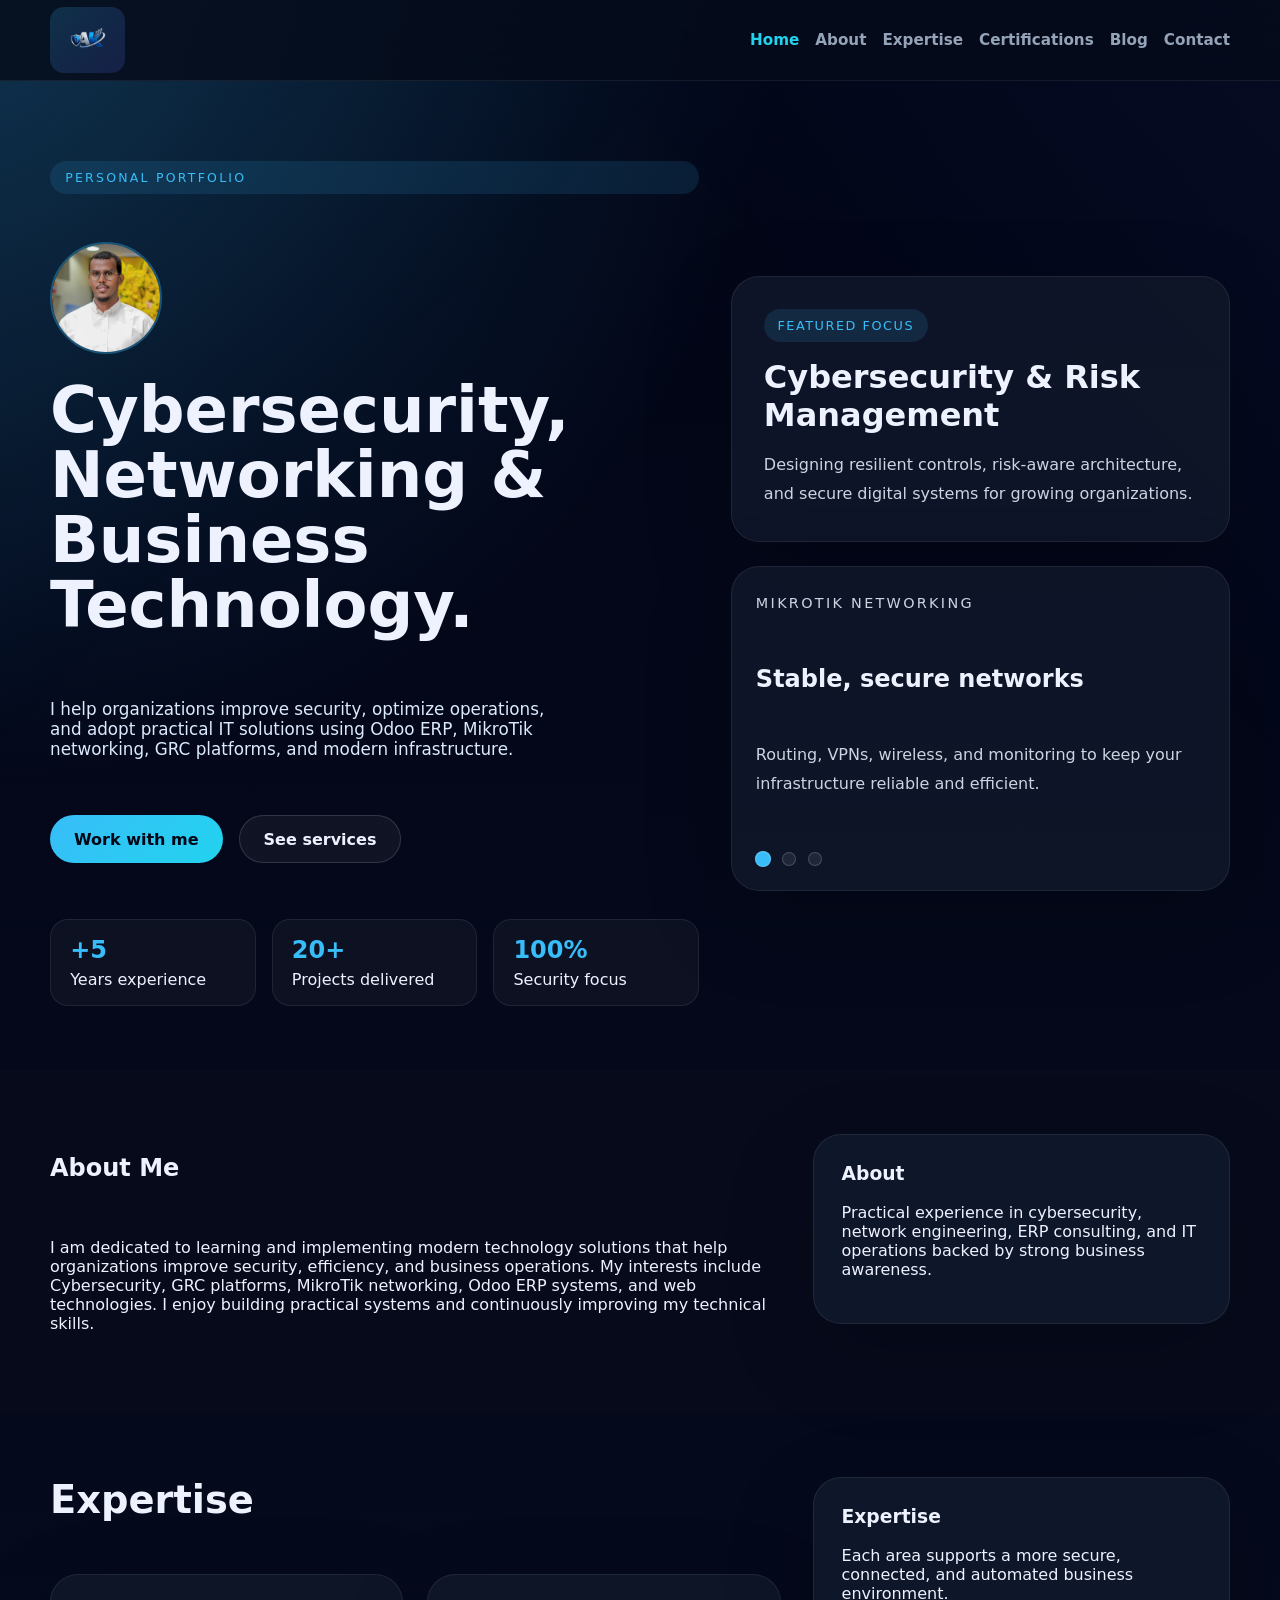
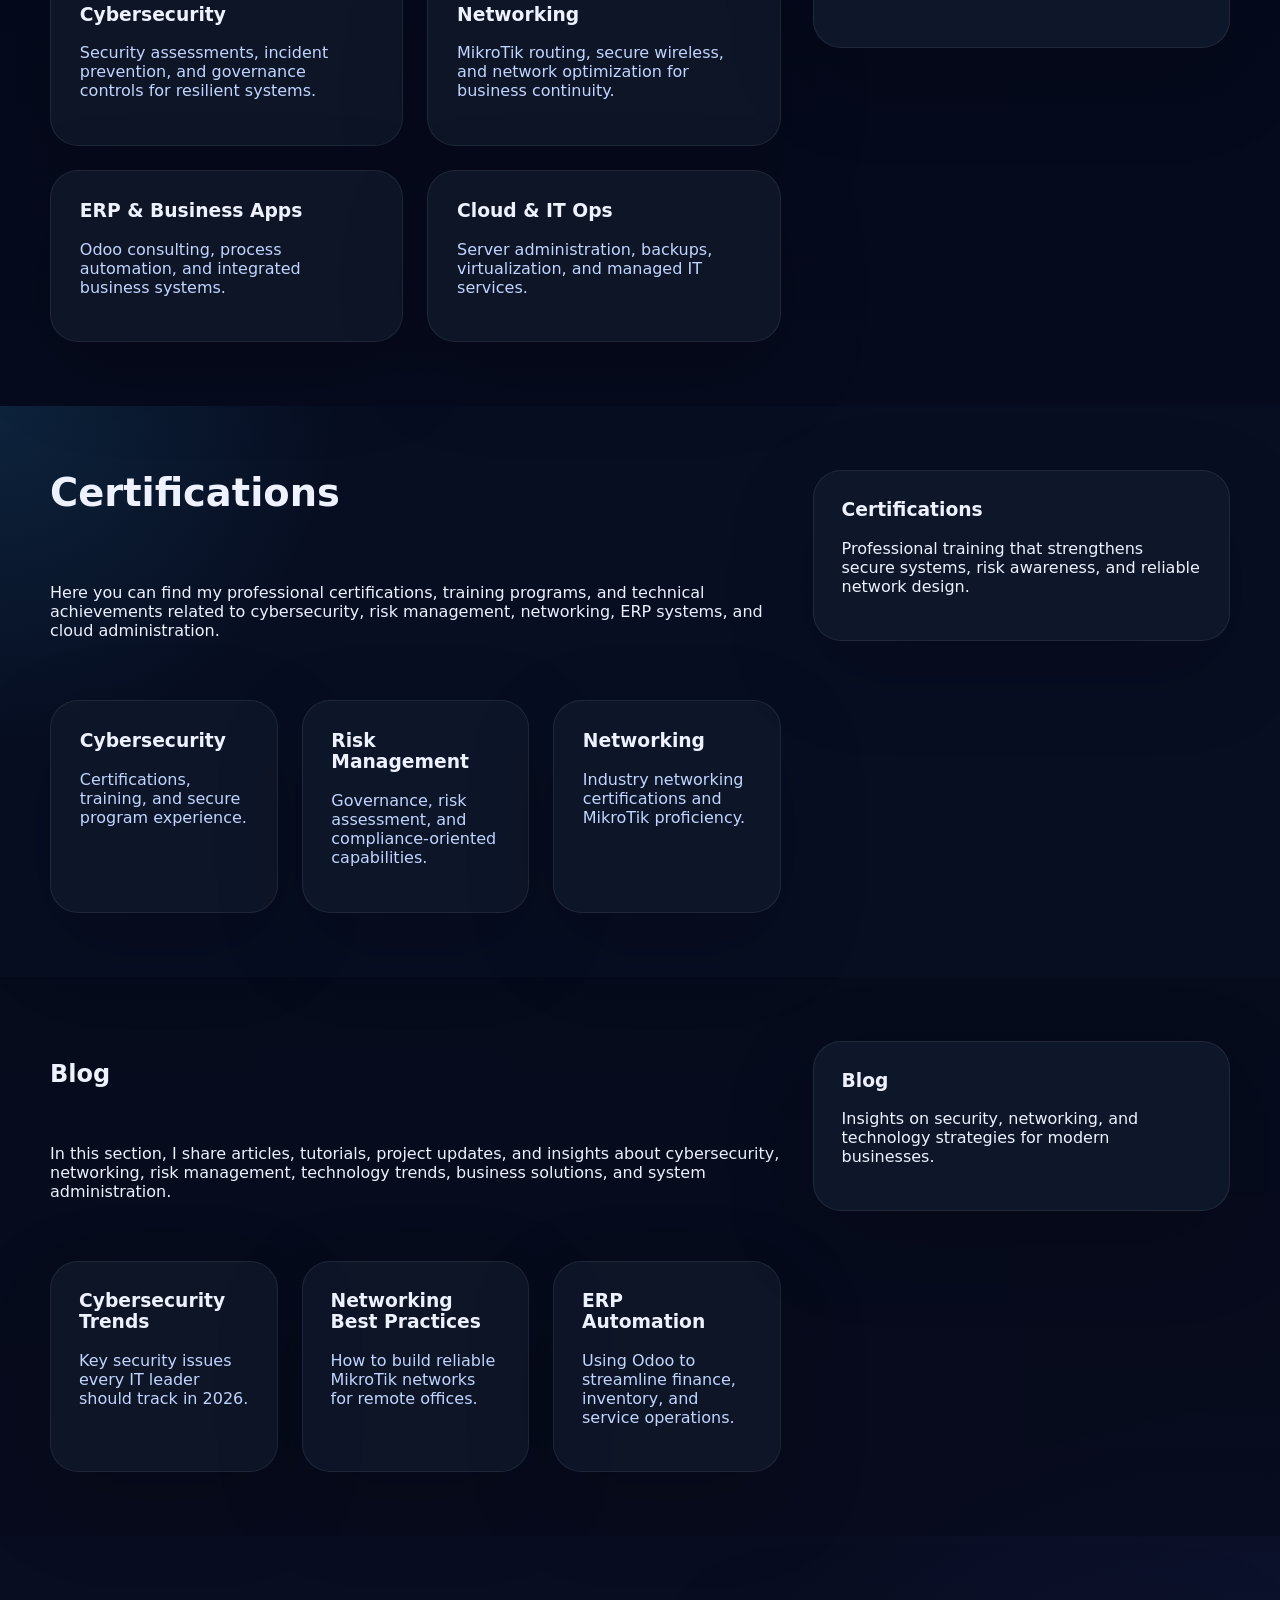
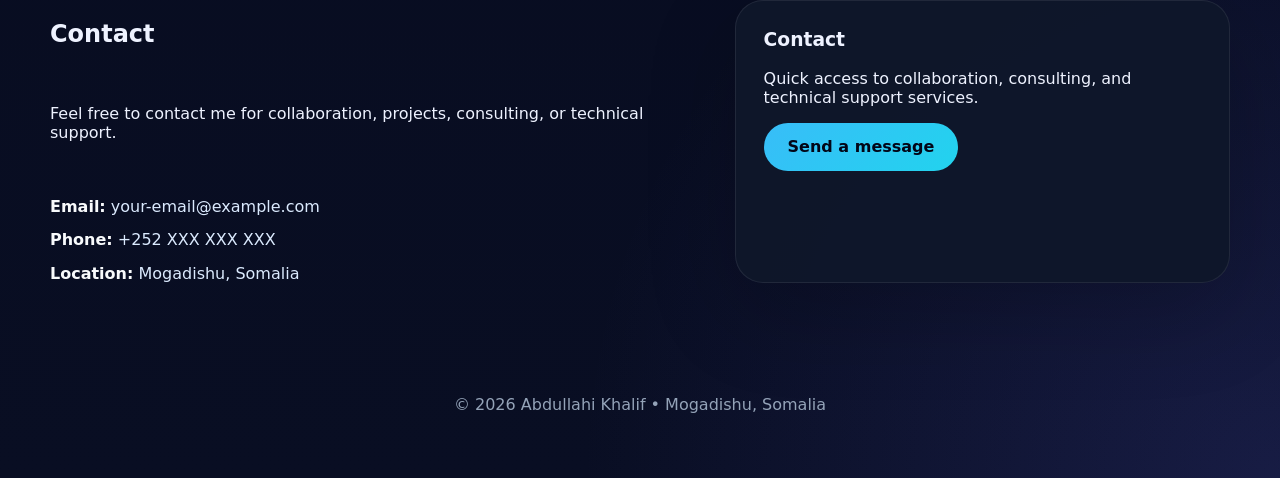
<file: index.html>
<!DOCTYPE html>
<html lang="en">
<head>
  <meta charset="UTF-8" />
  <meta name="viewport" content="width=device-width, initial-scale=1.0" />
  <title>Abdullahi Khalif | Cybersecurity & Business Technology</title>
  <link rel="stylesheet" href="styles.css" />
</head>
<body>
  <div class="page-shell">
    <div data-include="partials/header.html"></div>

    <main>
      <section id="home" class="hero-section">
        <div class="container hero-grid">
          <div class="hero-copy">
            <span class="eyebrow">Personal Portfolio</span>
            <div class="hero-avatar">
              <img src="assets/profile.jpg" alt="Abdullahi Khalif" onerror="this.style.display='none'; this.parentElement.classList.add('avatar-missing');" />
              <div class="avatar-fallback">AK</div>
            </div>
            <h1>Cybersecurity, Networking & Business Technology.</h1>
            <p>I help organizations improve security, optimize operations, and adopt practical IT solutions using Odoo ERP, MikroTik networking, GRC platforms, and modern infrastructure.</p>
            <div class="hero-actions">
              <a href="contact.html" class="btn btn-primary">Work with me</a>
              <a href="about.html" class="btn btn-secondary">See services</a>
            </div>
            <div class="hero-stats">
              <div><span>+5</span> Years experience</div>
              <div><span>20+</span> Projects delivered</div>
              <div><span>100%</span> Security focus</div>
            </div>
          </div>

          <div class="hero-showcase">
            <div class="showcase-card">
              <div class="showcase-tag">Featured focus</div>
              <h2>Cybersecurity & Risk Management</h2>
              <p>Designing resilient controls, risk-aware architecture, and secure digital systems for growing organizations.</p>
            </div>
            <div class="slide-panel">
              <div class="slider" id="slider">
                <article class="slide active" data-index="0">
                  <p class="slide-label">MikroTik Networking</p>
                  <h3>Stable, secure networks</h3>
                  <p>Routing, VPNs, wireless, and monitoring to keep your infrastructure reliable and efficient.</p>
                </article>
                <article class="slide" data-index="1">
                  <p class="slide-label">Odoo ERP Systems</p>
                  <h3>Business process automation</h3>
                  <p>ERP design and implementation that connect finance, inventory, and service operations.</p>
                </article>
                <article class="slide" data-index="2">
                  <p class="slide-label">Cloud & IT Administration</p>
                  <h3>Supportive IT operations</h3>
                  <p>System administration, cloud services, and managed support for modern business needs.</p>
                </article>
              </div>
              <div class="slider-nav" id="sliderNav"></div>
            </div>
          </div>
        </div>
      </section>

      <section id="about" class="section section-panel">
        <div class="container section-grid">
          <div class="section-main">
            <h2>About Me</h2>
            <p>I am dedicated to learning and implementing modern technology solutions that help organizations improve security, efficiency, and business operations. My interests include Cybersecurity, GRC platforms, MikroTik networking, Odoo ERP systems, and web technologies. I enjoy building practical systems and continuously improving my technical skills.</p>
          </div>
          <aside class="section-side">
            <div class="section-side-card">
              <h3>About</h3>
              <p>Practical experience in cybersecurity, network engineering, ERP consulting, and IT operations backed by strong business awareness.</p>
            </div>
          </aside>
        </div>
      </section>

      <section id="expertise" class="section services-section">
        <div class="container section-grid">
          <div class="section-main">
            <h2>Expertise</h2>
            <div class="services-grid">
              <div class="service-card">
                <h3>Cybersecurity</h3>
                <p>Security assessments, incident prevention, and governance controls for resilient systems.</p>
              </div>
              <div class="service-card">
                <h3>Networking</h3>
                <p>MikroTik routing, secure wireless, and network optimization for business continuity.</p>
              </div>
              <div class="service-card">
                <h3>ERP & Business Apps</h3>
                <p>Odoo consulting, process automation, and integrated business systems.</p>
              </div>
              <div class="service-card">
                <h3>Cloud & IT Ops</h3>
                <p>Server administration, backups, virtualization, and managed IT services.</p>
              </div>
            </div>
          </div>
          <aside class="section-side">
            <div class="section-side-card">
              <h3>Expertise</h3>
              <p>Each area supports a more secure, connected, and automated business environment.</p>
            </div>
          </aside>
        </div>
      </section>

      <section id="certifications" class="section section-alt">
        <div class="container section-grid">
          <div class="section-main">
            <h2>Certifications</h2>
            <p>Here you can find my professional certifications, training programs, and technical achievements related to cybersecurity, risk management, networking, ERP systems, and cloud administration.</p>
            <div class="cert-grid">
              <div class="cert-card">
                <h3>Cybersecurity</h3>
                <p>Certifications, training, and secure program experience.</p>
              </div>
              <div class="cert-card">
                <h3>Risk Management</h3>
                <p>Governance, risk assessment, and compliance-oriented capabilities.</p>
              </div>
              <div class="cert-card">
                <h3>Networking</h3>
                <p>Industry networking certifications and MikroTik proficiency.</p>
              </div>
            </div>
          </div>
          <aside class="section-side">
            <div class="section-side-card">
              <h3>Certifications</h3>
              <p>Professional training that strengthens secure systems, risk awareness, and reliable network design.</p>
            </div>
          </aside>
        </div>
      </section>

      <section id="blog" class="section section-panel">
        <div class="container section-grid">
          <div class="section-main">
            <h2>Blog</h2>
            <p>In this section, I share articles, tutorials, project updates, and insights about cybersecurity, networking, risk management, technology trends, business solutions, and system administration.</p>
            <div class="blog-grid">
              <article class="blog-card">
                <h3>Cybersecurity Trends</h3>
                <p>Key security issues every IT leader should track in 2026.</p>
              </article>
              <article class="blog-card">
                <h3>Networking Best Practices</h3>
                <p>How to build reliable MikroTik networks for remote offices.</p>
              </article>
              <article class="blog-card">
                <h3>ERP Automation</h3>
                <p>Using Odoo to streamline finance, inventory, and service operations.</p>
              </article>
            </div>
          </div>
          <aside class="section-side">
            <div class="section-side-card">
              <h3>Blog</h3>
              <p>Insights on security, networking, and technology strategies for modern businesses.</p>
            </div>
          </aside>
        </div>
      </section>

      <section id="contact" class="section contact-section">
        <div class="container section-grid contact-grid">
          <div class="section-main">
            <h2>Contact</h2>
            <p>Feel free to contact me for collaboration, projects, consulting, or technical support.</p>
            <ul class="contact-list">
              <li><strong>Email:</strong> <a href="mailto:your-email@example.com">your-email@example.com</a></li>
              <li><strong>Phone:</strong> +252 XXX XXX XXX</li>
              <li><strong>Location:</strong> Mogadishu, Somalia</li>
            </ul>
          </div>
          <aside class="section-side">
            <div class="section-side-card">
              <h3>Contact</h3>
              <p>Quick access to collaboration, consulting, and technical support services.</p>
              <a href="mailto:your-email@example.com" class="btn btn-primary">Send a message</a>
            </div>
          </aside>
        </div>
      </section>
    </main>

    <div data-include="partials/footer.html"></div>
  </div>
  <script src="include.js"></script>
  <script src="script.js"></script>
</body>
</html>
</file>
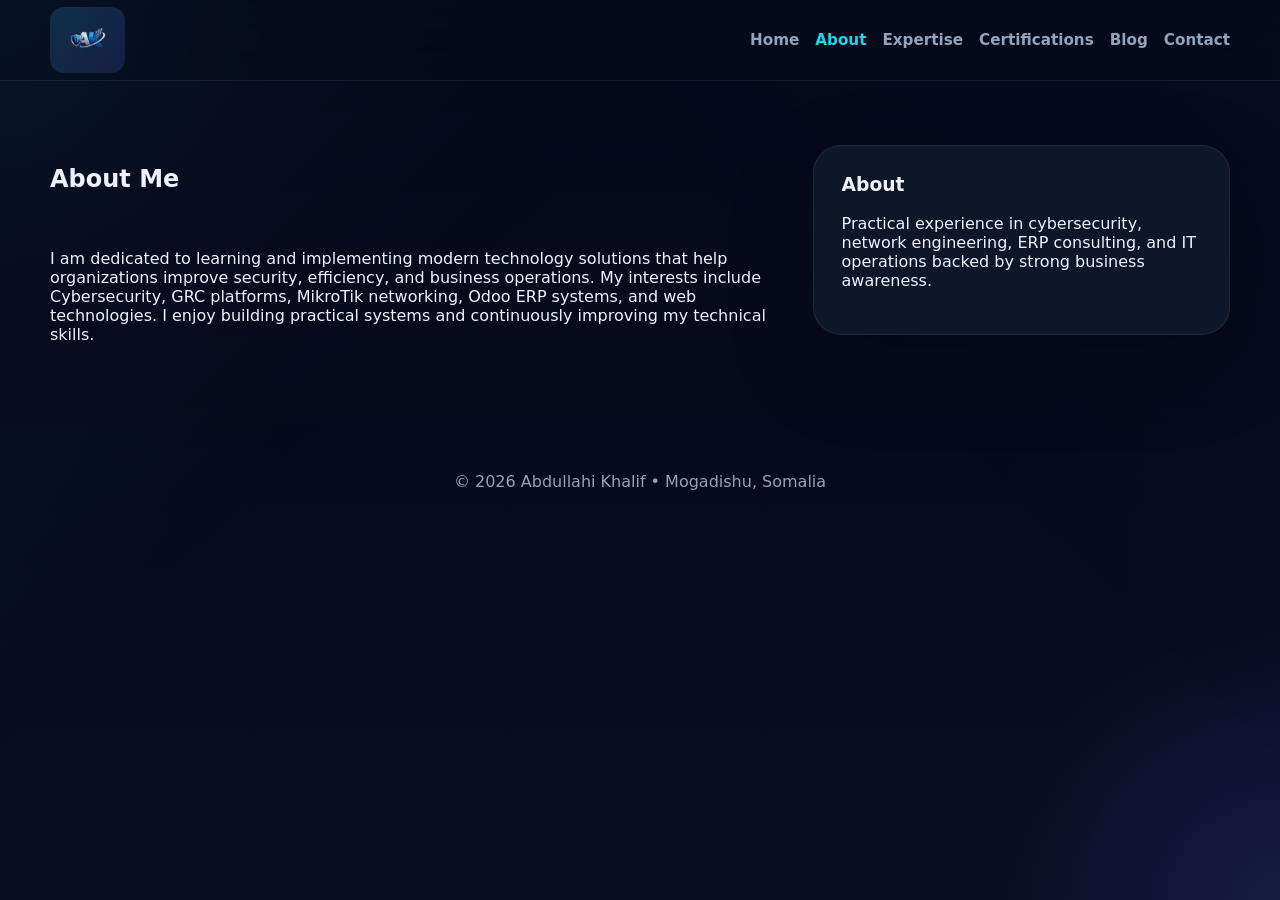
<file: about.html>
<!DOCTYPE html>
<html lang="en">
<head>
  <meta charset="UTF-8" />
  <meta name="viewport" content="width=device-width, initial-scale=1.0" />
  <title>About — Abdullahi Khalif</title>
  <link rel="stylesheet" href="styles.css" />
</head>
<body>
  <div class="page-shell">
    <div data-include="partials/header.html"></div>

    <main>
      <section class="section section-panel">
        <div class="container section-grid">
          <div class="section-main">
            <h2>About Me</h2>
            <p>I am dedicated to learning and implementing modern technology solutions that help organizations improve security, efficiency, and business operations. My interests include Cybersecurity, GRC platforms, MikroTik networking, Odoo ERP systems, and web technologies. I enjoy building practical systems and continuously improving my technical skills.</p>
          </div>
          <aside class="section-side">
            <div class="section-side-card">
              <h3>About</h3>
              <p>Practical experience in cybersecurity, network engineering, ERP consulting, and IT operations backed by strong business awareness.</p>
            </div>
          </aside>
        </div>
      </section>
    </main>

    <div data-include="partials/footer.html"></div>
  </div>
  <script src="include.js"></script>
</body>
</html>
</file>
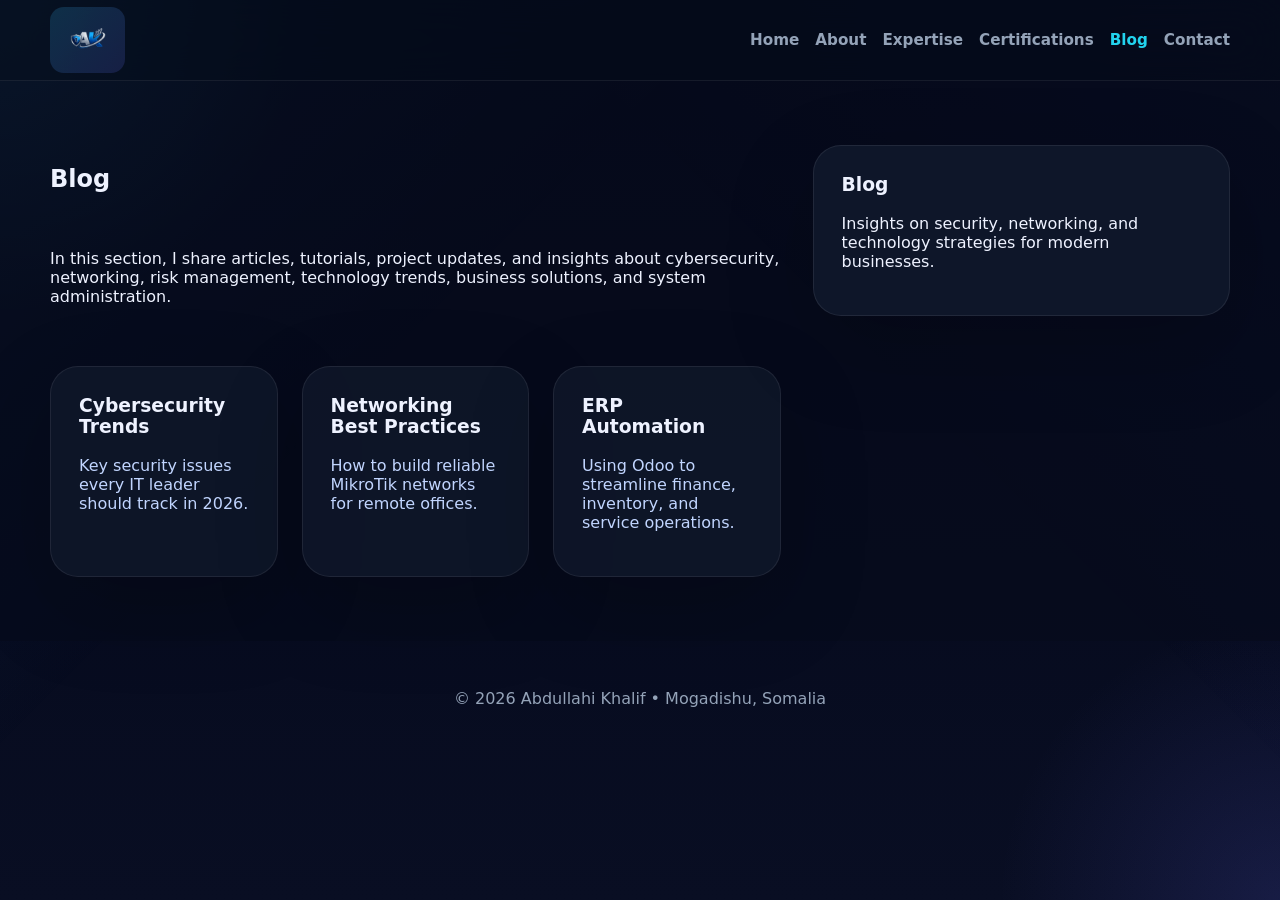
<file: blog.html>
<!DOCTYPE html>
<html lang="en">
<head>
  <meta charset="UTF-8" />
  <meta name="viewport" content="width=device-width, initial-scale=1.0" />
  <title>Blog — Abdullahi Khalif</title>
  <link rel="stylesheet" href="styles.css" />
</head>
<body>
  <div class="page-shell">
    <div data-include="partials/header.html"></div>

    <main>
      <section class="section section-panel">
        <div class="container section-grid">
          <div class="section-main">
            <h2>Blog</h2>
            <p>In this section, I share articles, tutorials, project updates, and insights about cybersecurity, networking, risk management, technology trends, business solutions, and system administration.</p>
            <div class="blog-grid">
              <article class="blog-card">
                <h3>Cybersecurity Trends</h3>
                <p>Key security issues every IT leader should track in 2026.</p>
              </article>
              <article class="blog-card">
                <h3>Networking Best Practices</h3>
                <p>How to build reliable MikroTik networks for remote offices.</p>
              </article>
              <article class="blog-card">
                <h3>ERP Automation</h3>
                <p>Using Odoo to streamline finance, inventory, and service operations.</p>
              </article>
            </div>
          </div>
          <aside class="section-side">
            <div class="section-side-card">
              <h3>Blog</h3>
              <p>Insights on security, networking, and technology strategies for modern businesses.</p>
            </div>
          </aside>
        </div>
      </section>
    </main>

    <div data-include="partials/footer.html"></div>
  </div>
  <script src="include.js"></script>
</body>
</html>
</file>
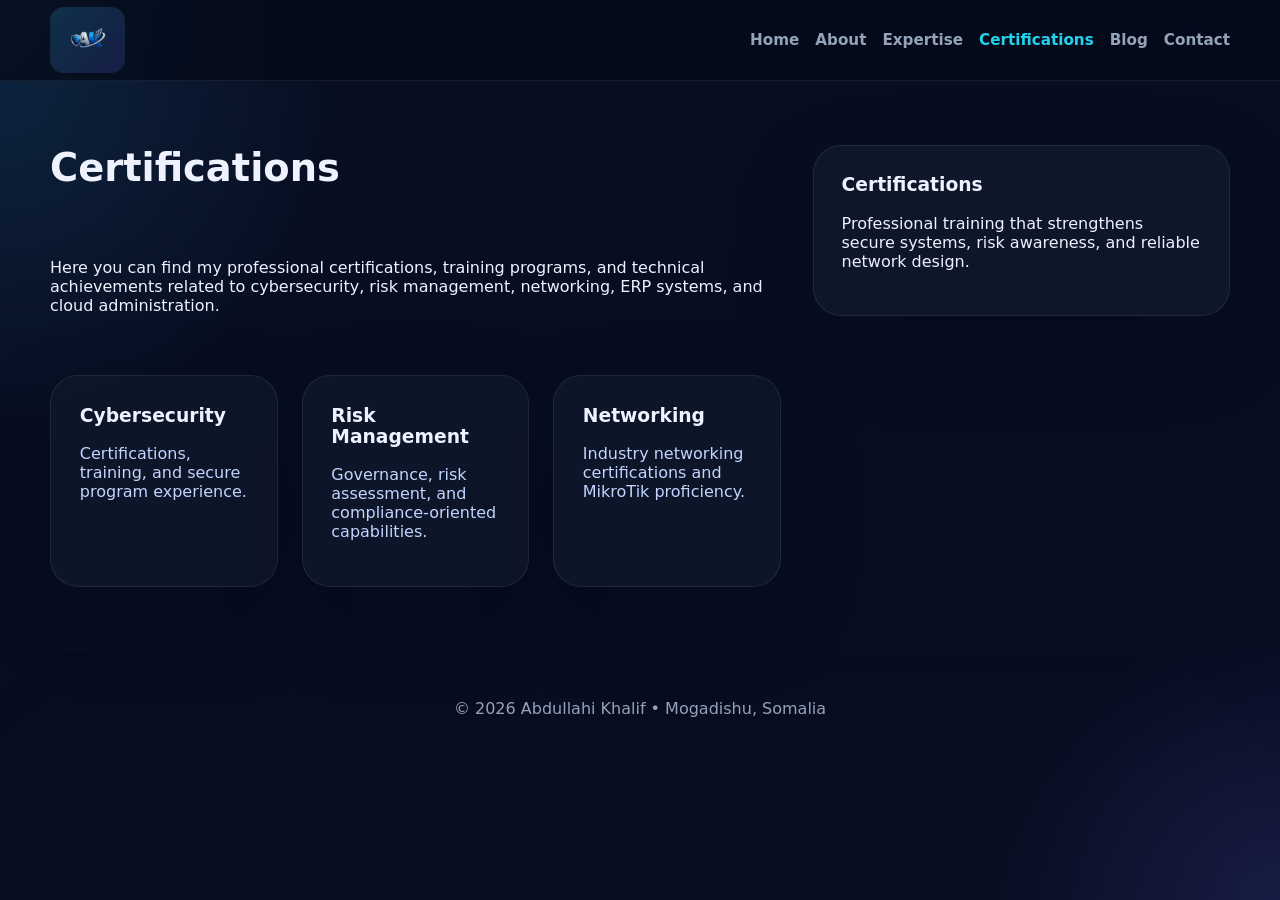
<file: certifications.html>
<!DOCTYPE html>
<html lang="en">
<head>
  <meta charset="UTF-8" />
  <meta name="viewport" content="width=device-width, initial-scale=1.0" />
  <title>Certifications — Abdullahi Khalif</title>
  <link rel="stylesheet" href="styles.css" />
</head>
<body>
  <div class="page-shell">
    <div data-include="partials/header.html"></div>

    <main>
      <section class="section section-alt">
        <div class="container section-grid">
          <div class="section-main">
            <h2>Certifications</h2>
            <p>Here you can find my professional certifications, training programs, and technical achievements related to cybersecurity, risk management, networking, ERP systems, and cloud administration.</p>
            <div class="cert-grid">
              <div class="cert-card">
                <h3>Cybersecurity</h3>
                <p>Certifications, training, and secure program experience.</p>
              </div>
              <div class="cert-card">
                <h3>Risk Management</h3>
                <p>Governance, risk assessment, and compliance-oriented capabilities.</p>
              </div>
              <div class="cert-card">
                <h3>Networking</h3>
                <p>Industry networking certifications and MikroTik proficiency.</p>
              </div>
            </div>
          </div>
          <aside class="section-side">
            <div class="section-side-card">
              <h3>Certifications</h3>
              <p>Professional training that strengthens secure systems, risk awareness, and reliable network design.</p>
            </div>
          </aside>
        </div>
      </section>
    </main>

    <div data-include="partials/footer.html"></div>
  </div>
  <script src="include.js"></script>
</body>
</html>
</file>
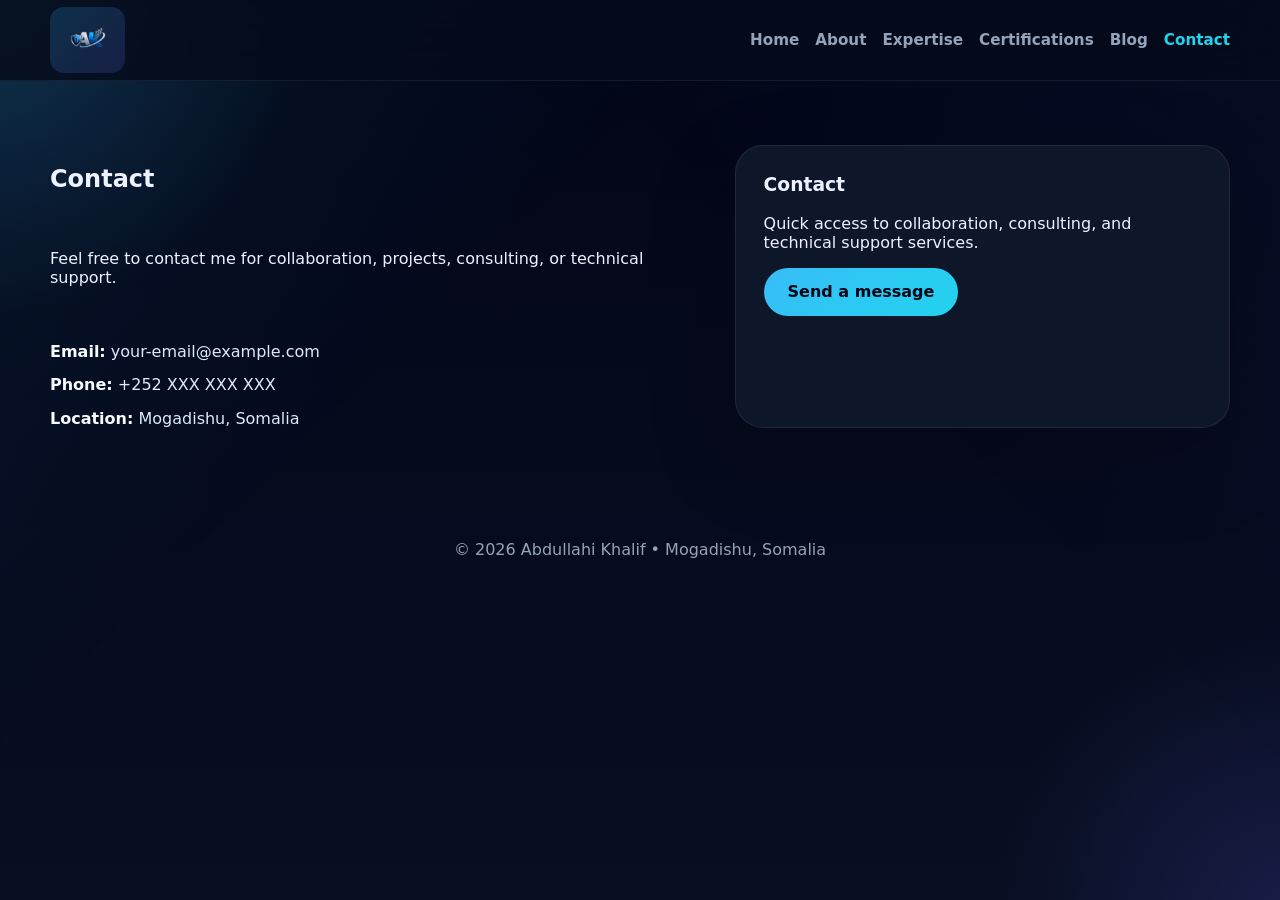
<file: contact.html>
<!DOCTYPE html>
<html lang="en">
<head>
  <meta charset="UTF-8" />
  <meta name="viewport" content="width=device-width, initial-scale=1.0" />
  <title>Contact — Abdullahi Khalif</title>
  <link rel="stylesheet" href="styles.css" />
</head>
<body>
  <div class="page-shell">
    <div data-include="partials/header.html"></div>

    <main>
      <section class="section contact-section">
        <div class="container section-grid contact-grid">
          <div class="section-main">
            <h2>Contact</h2>
            <p>Feel free to contact me for collaboration, projects, consulting, or technical support.</p>
            <ul class="contact-list">
              <li><strong>Email:</strong> <a href="mailto:your-email@example.com">your-email@example.com</a></li>
              <li><strong>Phone:</strong> +252 XXX XXX XXX</li>
              <li><strong>Location:</strong> Mogadishu, Somalia</li>
            </ul>
          </div>
          <aside class="section-side">
            <div class="section-side-card">
              <h3>Contact</h3>
              <p>Quick access to collaboration, consulting, and technical support services.</p>
              <a href="mailto:your-email@example.com" class="btn btn-primary">Send a message</a>
            </div>
          </aside>
        </div>
      </section>
    </main>

    <div data-include="partials/footer.html"></div>
  </div>
  <script src="include.js"></script>
</body>
</html>
</file>
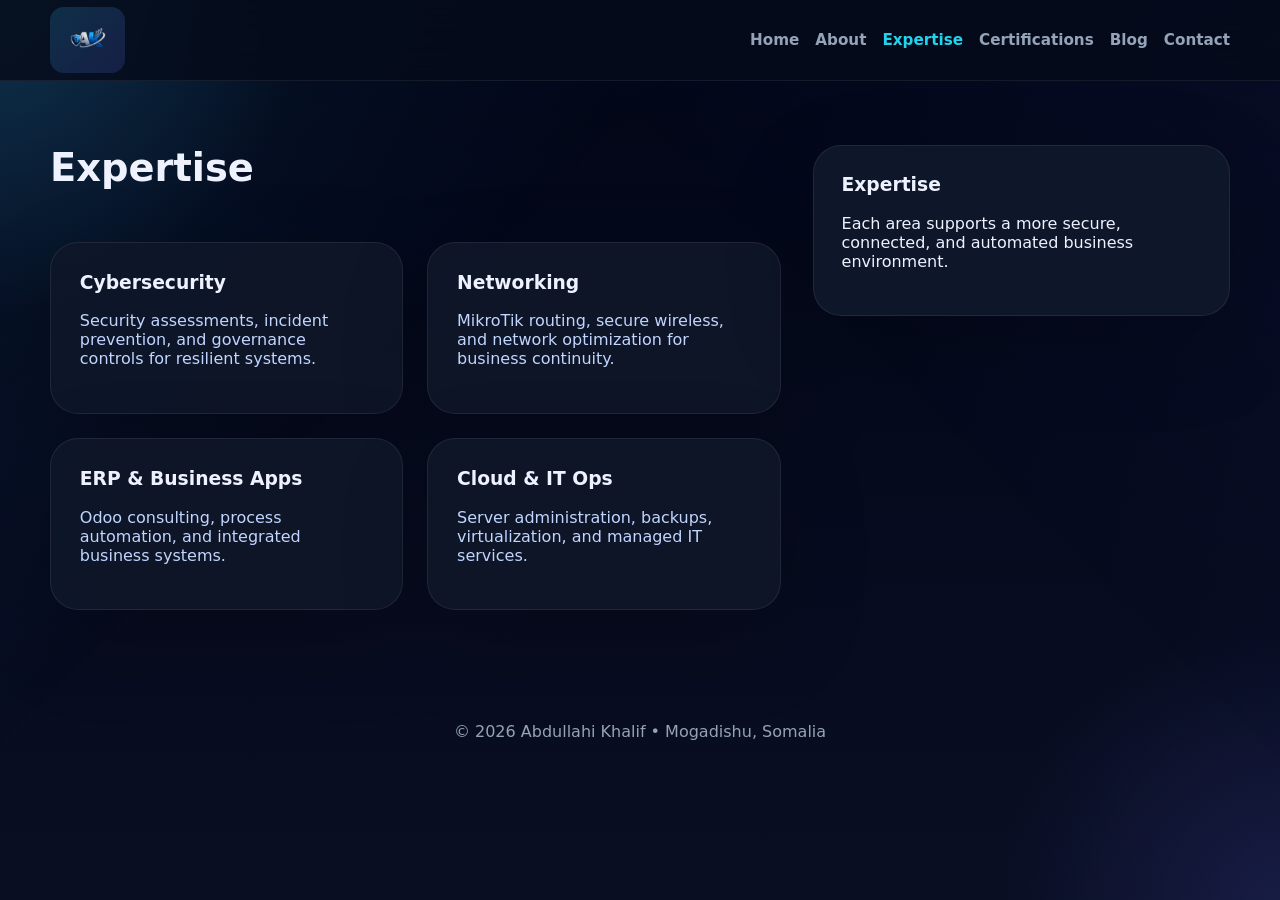
<file: expertise.html>
<!DOCTYPE html>
<html lang="en">
<head>
  <meta charset="UTF-8" />
  <meta name="viewport" content="width=device-width, initial-scale=1.0" />
  <title>Expertise — Abdullahi Khalif</title>
  <link rel="stylesheet" href="styles.css" />
</head>
<body>
  <div class="page-shell">
    <div data-include="partials/header.html"></div>

    <main>
      <section class="section services-section">
        <div class="container section-grid">
          <div class="section-main">
            <h2>Expertise</h2>
            <div class="services-grid">
              <div class="service-card">
                <h3>Cybersecurity</h3>
                <p>Security assessments, incident prevention, and governance controls for resilient systems.</p>
              </div>
              <div class="service-card">
                <h3>Networking</h3>
                <p>MikroTik routing, secure wireless, and network optimization for business continuity.</p>
              </div>
              <div class="service-card">
                <h3>ERP & Business Apps</h3>
                <p>Odoo consulting, process automation, and integrated business systems.</p>
              </div>
              <div class="service-card">
                <h3>Cloud & IT Ops</h3>
                <p>Server administration, backups, virtualization, and managed IT services.</p>
              </div>
            </div>
          </div>
          <aside class="section-side">
            <div class="section-side-card">
              <h3>Expertise</h3>
              <p>Each area supports a more secure, connected, and automated business environment.</p>
            </div>
          </aside>
        </div>
      </section>
    </main>

    <div data-include="partials/footer.html"></div>
  </div>
  <script src="include.js"></script>
</body>
</html>
</file>
<file: styles.css>
:root {
  --bg: #060b1a;
  --surface: rgba(9, 18, 38, 0.94);
  --surface-strong: rgba(15, 23, 42, 0.96);
  --text: #eef2ff;
  --muted: #94a3b8;
  --accent: #38bdf8;
  --accent-strong: #22d3ee;
  --border: rgba(99, 102, 241, 0.16);
  --shadow: 0 30px 90px rgba(0, 0, 0, 0.2);
}

* {
  box-sizing: border-box;
}

html {
  scroll-behavior: smooth;
}

body {
  margin: 0;
  min-height: 100vh;
  font-family: Inter, system-ui, sans-serif;
  color: var(--text);
  background: radial-gradient(circle at top left, rgba(56, 189, 248, 0.18), transparent 20%),
    radial-gradient(circle at bottom right, rgba(99, 102, 241, 0.16), transparent 18%),
    linear-gradient(180deg, #020617 0%, #090e23 100%);
}

body::before {
  content: "";
  position: fixed;
  inset: 0;
  background: linear-gradient(135deg, rgba(56, 189, 248, 0.08), transparent 35%),
    linear-gradient(225deg, rgba(99, 102, 241, 0.06), transparent 36%);
  pointer-events: none;
}

img {
  display: block;
  max-width: 100%;
}

a {
  color: inherit;
  text-decoration: none;
}

.container {
  width: min(1180px, calc(100% - 2rem));
  margin: 0 auto;
}

.page-shell {
  position: relative;
  z-index: 1;
}

.topbar {
  position: sticky;
  top: 0;
  z-index: 20;
  backdrop-filter: blur(22px);
  background: rgba(6, 11, 26, 0.82);
  border-bottom: 1px solid rgba(255, 255, 255, 0.07);
}

.topbar-inner {
  display: flex;
  align-items: center;
  justify-content: space-between;
  gap: 1rem;
  min-height: 5rem;
}

.brand {
  display: inline-flex;
  align-items: center;
  justify-content: center;
  gap: 0.75rem;
  border-radius: 14px;
  padding: 0.55rem 0.85rem;
  background: linear-gradient(135deg, rgba(56, 189, 248, 0.18), rgba(99, 102, 241, 0.18));
  color: var(--text);
  font-weight: 700;
  letter-spacing: 0.1em;
}

.brand-logo {
  width: 3rem;
  height: 3rem;
  object-fit: contain;
}

.brand-fallback {
  display: none;
  font-size: 1rem;
  font-weight: 800;
}

.brand-image-missing .brand-fallback {
  display: inline-flex;
}

.site-nav {
  display: flex;
  flex-wrap: wrap;
  gap: 1rem;
}

.site-nav a {
  color: var(--muted);
  font-size: 0.95rem;
  font-weight: 600;
  transition: color 0.24s ease;
}

.site-nav a:hover {
  color: var(--accent-strong);
}

/* Active nav link */
.site-nav a.active {
  color: var(--accent-strong);
  font-weight: 800;
}

.hero-section {
  padding: 5rem 0 4rem;
}

.hero-grid {
  display: grid;
  grid-template-columns: 1.3fr 1fr;
  gap: 2rem;
  align-items: center;
}

.hero-copy {
  display: grid;
  gap: 1.5rem;
}

.hero-avatar {
  width: 7rem;
  height: 7rem;
  border-radius: 999px;
  overflow: hidden;
  border: 2px solid rgba(56, 189, 248, 0.35);
  background: transparent;
  display: grid;
  place-items: center;
  position: relative;
}

.hero-avatar img {
  width: 100%;
  height: 100%;
  object-fit: cover;
  background: transparent;
}

.avatar-fallback {
  width: 100%;
  height: 100%;
  display: grid;
  place-items: center;
  font-weight: 800;
  color: var(--text);
  background: rgba(15, 23, 42, 0.9);
}

.hero-avatar.avatar-missing .avatar-fallback {
  display: grid;
}

.brand-image-missing .brand-fallback {
  display: inline-flex;
}

.brand-fallback {
  display: none;
  font-size: 0.95rem;
}

.eyebrow {
  display: inline-flex;
  padding: 0.55rem 0.95rem;
  border-radius: 999px;
  background: rgba(56, 189, 248, 0.12);
  color: var(--accent);
  text-transform: uppercase;
  letter-spacing: 0.18em;
  font-size: 0.78rem;
  margin-bottom: 1.5rem;
}

.hero-copy h1 {
  margin: 0 0 1.25rem;
  font-size: clamp(2.75rem, 5vw, 4.5rem);
  line-height: 1.02;
}

.hero-copy p {
  max-width: 33rem;
  color: #dbeafe;
  font-size: 1.05rem;
  margin-bottom: 2rem;
}

.hero-actions {
  display: flex;
  flex-wrap: wrap;
  gap: 1rem;
  margin-bottom: 2rem;
}

.btn {
  display: inline-flex;
  align-items: center;
  justify-content: center;
  min-height: 3rem;
  padding: 0 1.5rem;
  border-radius: 999px;
  font-weight: 700;
  transition: transform 0.24s ease, background 0.24s ease;
}

.btn:hover {
  transform: translateY(-1px);
}

.btn-primary {
  background: linear-gradient(135deg, var(--accent), var(--accent-strong));
  color: #020617;
}

.btn-secondary {
  border: 1px solid rgba(255, 255, 255, 0.14);
  color: var(--text);
  background: rgba(255, 255, 255, 0.05);
}

.hero-stats {
  display: grid;
  grid-template-columns: repeat(3, minmax(0, 1fr));
  gap: 1rem;
}

.hero-stats div {
  padding: 1rem 1.2rem;
  border-radius: 18px;
  background: rgba(255, 255, 255, 0.04);
  border: 1px solid rgba(255, 255, 255, 0.08);
}

.hero-stats span {
  display: block;
  font-size: 1.5rem;
  font-weight: 700;
  color: var(--accent);
  margin-bottom: 0.35rem;
}

.hero-showcase {
  display: grid;
  gap: 1.5rem;
}

.showcase-card,
.slide-panel,
.contact-card,
.info-card,
.service-card,
.cert-card,
.blog-card {
  border-radius: 28px;
  background: rgba(15, 23, 42, 0.88);
  border: 1px solid rgba(255, 255, 255, 0.08);
  box-shadow: var(--shadow);
}

.showcase-card {
  padding: 2rem;
}

.showcase-tag {
  display: inline-flex;
  padding: 0.55rem 0.85rem;
  border-radius: 999px;
  background: rgba(56, 189, 248, 0.12);
  color: var(--accent);
  font-size: 0.8rem;
  letter-spacing: 0.12em;
  text-transform: uppercase;
  margin-bottom: 1rem;
}

.showcase-card h2 {
  margin: 0 0 1rem;
  font-size: clamp(1.75rem, 2.5vw, 2.25rem);
}

.showcase-card p {
  margin: 0;
  color: #cbd5e1;
  line-height: 1.85;
}

.slide-panel {
  padding: 1.5rem;
}

.slider {
  min-height: 240px;
  position: relative;
}

.slide {
  position: absolute;
  inset: 0;
  opacity: 0;
  transform: translateY(18px);
  transition: opacity 0.36s ease, transform 0.36s ease;
  display: grid;
  gap: 1rem;
}

.slide.active {
  opacity: 1;
  transform: translateY(0);
}

.slide-label {
  color: var(--accent);
  font-size: 0.9rem;
  text-transform: uppercase;
  letter-spacing: 0.16em;
}

.slide h3 {
  margin: 0;
  font-size: 1.5rem;
}

.slide p {
  margin: 0;
  color: #cbd5e1;
  line-height: 1.8;
}

.slider-nav {
  display: flex;
  gap: 0.75rem;
  margin-top: 1.35rem;
}

.slider-dot {
  width: 0.85rem;
  height: 0.85rem;
  border-radius: 999px;
  border: 1px solid rgba(255, 255, 255, 0.18);
  background: rgba(255, 255, 255, 0.08);
  cursor: pointer;
  transition: transform 0.24s ease, background 0.24s ease;
}

.slider-dot.active {
  background: var(--accent);
  transform: scale(1.15);
}

.section {
  padding: 4rem 0;
}

.section-panel,
.section-alt {
  padding: 4rem 0;
}

.section-panel {
  background: rgba(7, 12, 29, 0.72);
}

.section-grid {
  display: grid;
  grid-template-columns: minmax(0, 1.4fr) minmax(320px, 0.8fr);
  gap: 2rem;
  align-items: start;
}

.section-main,
.section-side {
  display: grid;
  gap: 1.25rem;
}

.section-side {
  position: sticky;
  top: 7rem;
}

.section-side-card {
  padding: 1.75rem;
  border-radius: 28px;
  background: rgba(15, 23, 42, 0.98);
  border: 1px solid rgba(255, 255, 255, 0.08);
  box-shadow: var(--shadow);
}

.section-side-card h3 {
  margin-top: 0;
}

.panel-text h2,
.services-section h2,
.section-alt h2,
.blog-grid h2 {
  margin-top: 0;
  font-size: clamp(2rem, 3vw, 2.75rem);
}

.panel-text p,
.Info-card p,
.service-card p,
.cert-card p,
.blog-card p {
  color: #c1d5ff;
}

.panel-list {
  display: grid;
  gap: 1.25rem;
}

.info-card {
  padding: 1.75rem;
}

.info-card h3 {
  margin-top: 0;
}

.info-card ul {
  list-style: none;
  padding: 0;
  margin: 1rem 0 0;
  display: grid;
  gap: 0.75rem;
}

.info-card li {
  position: relative;
  padding-left: 1.3rem;
}

.info-card li::before {
  content: "◉";
  position: absolute;
  left: 0;
  top: 0;
  color: var(--accent);
  font-size: 0.75rem;
  line-height: 1.5;
}

.services-section {
  background: transparent;
}

.services-grid,
.cert-grid,
.blog-grid,
.contact-grid {
  display: grid;
  gap: 1.5rem;
}

.services-grid {
  grid-template-columns: repeat(2, minmax(0, 1fr));
}

.service-card,
.cert-card,
.blog-card {
  padding: 1.8rem;
}

.service-card h3,
.cert-card h3,
.blog-card h3,
.contact-card h3 {
  margin-top: 0;
}

.section-alt {
  background: radial-gradient(circle at top left, rgba(56, 189, 248, 0.12), transparent 24%),
    rgba(8, 15, 35, 0.98);
}

.cert-grid {
  grid-template-columns: repeat(3, minmax(0, 1fr));
  margin-top: 1.5rem;
}

.blog-grid {
  grid-template-columns: repeat(3, minmax(0, 1fr));
  margin-top: 1.5rem;
}

.blog-card {
  padding: 1.75rem;
}

.contact-section {
  padding: 4rem 0;
}

.contact-grid {
  grid-template-columns: 1.2fr 0.9fr;
  align-items: stretch;
}

.contact-card {
  padding: 2rem;
  display: grid;
  gap: 1rem;
}

.contact-list {
  list-style: none;
  margin: 1.2rem 0 0;
  padding: 0;
  display: grid;
  gap: 0.9rem;
}

.contact-list li {
  color: #dbeafe;
}

.contact-list strong {
  color: #f8fafc;
}

.site-footer {
  padding: 2rem 0 3rem;
}

.footer-inner {
  text-align: center;
  color: var(--muted);
}

@media (max-width: 1024px) {
  .hero-grid,
  .panel-grid,
  .services-grid,
  .cert-grid,
  .blog-grid,
  .contact-grid {
    grid-template-columns: 1fr;
  }

  .hero-section {
    padding-top: 3.5rem;
  }
}

@media (max-width: 680px) {
  .topbar-inner {
    flex-direction: column;
    align-items: stretch;
  }

  .site-nav {
    justify-content: center;
  }

  .hero-copy h1 {
    font-size: clamp(2.5rem, 9vw, 3.25rem);
  }

  .hero-actions {
    flex-direction: column;
  }

  .hero-stats {
    grid-template-columns: 1fr;
  }
}
</file>
